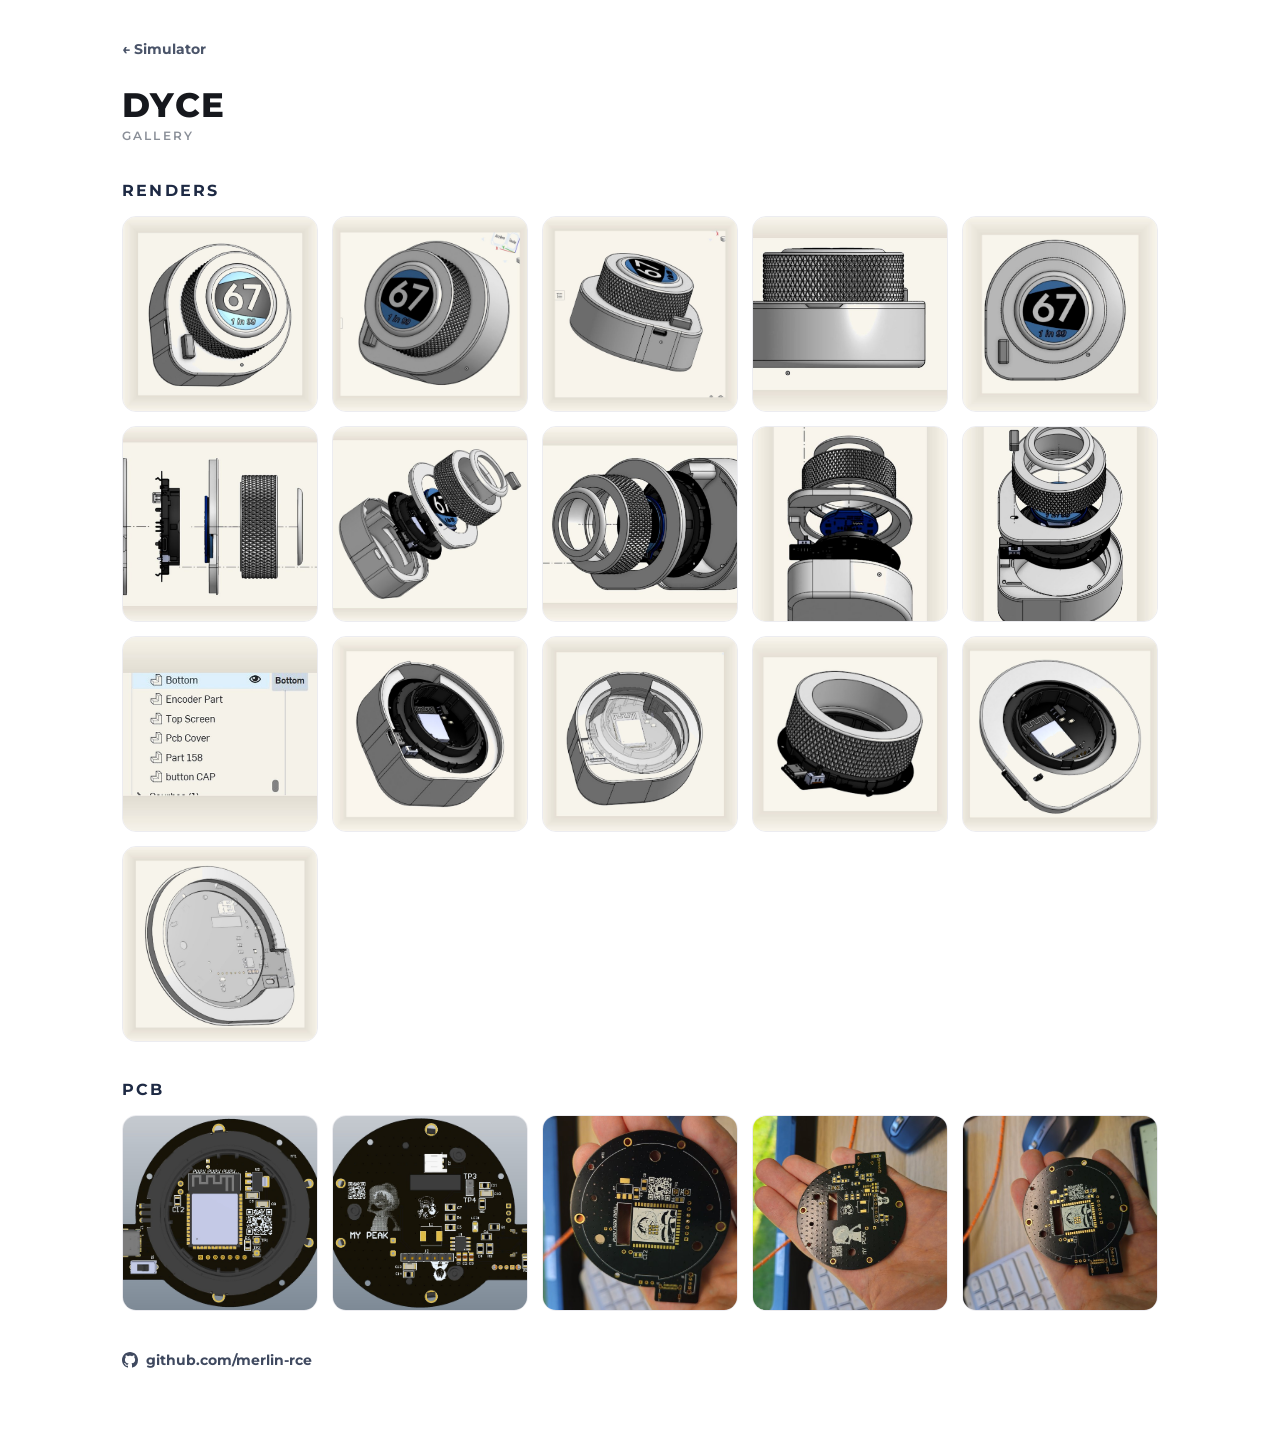
<file: Web simulation/gallery.html>
<!doctype html>
<html lang="en">
<head>
<meta charset="utf-8">
<meta name="viewport" content="width=device-width, initial-scale=1">
<title>DYCE — gallery</title>
<link rel="icon" href="assets/icon.png">
<link rel="preconnect" href="https://fonts.googleapis.com">
<link rel="preconnect" href="https://fonts.gstatic.com" crossorigin>
<link href="https://fonts.googleapis.com/css2?family=Montserrat:wght@500;700;800&display=swap" rel="stylesheet">
<style>
  :root{ --bg:#ffffff; --ink:#16181d; --muted:#8a8f98; --navy:#1e2a44; --line:#ececf0; }
  *{ box-sizing:border-box; }
  body{ margin:0; background:var(--bg); color:var(--ink);
        font-family:Montserrat,system-ui,sans-serif; -webkit-font-smoothing:antialiased; }
  main{ max-width:1080px; margin:0 auto; padding:40px 22px 80px; }
  .top{ display:flex; align-items:center; justify-content:space-between; gap:16px; }
  .back{ color:var(--navy); text-decoration:none; font-weight:700; font-size:14px; opacity:.8; }
  .back:hover{ opacity:1; }
  h1{ font-weight:800; letter-spacing:.04em; margin:26px 0 2px; font-size:34px; }
  .sub{ color:var(--muted); margin:0 0 30px; font-weight:600; letter-spacing:.18em;
        text-transform:uppercase; font-size:12px; }
  h2{ font-weight:700; font-size:16px; letter-spacing:.14em; text-transform:uppercase;
      color:var(--navy); margin:38px 0 16px; }
  .grid{ display:grid; grid-template-columns:repeat(auto-fill,minmax(190px,1fr)); gap:14px; }
  .grid img{ width:100%; aspect-ratio:1/1; object-fit:cover; border-radius:14px;
             background:#f4f4f6; border:1px solid var(--line); cursor:zoom-in;
             transition:transform .18s ease, box-shadow .18s ease; }
  .grid img:hover{ transform:translateY(-3px); box-shadow:0 10px 26px rgba(20,30,60,.14); }
  .gh{ display:inline-flex; align-items:center; gap:8px; margin-top:40px; color:var(--navy);
       text-decoration:none; font-weight:700; font-size:14px; opacity:.85; }
  .gh:hover{ opacity:1; }
  /* lightbox */
  .lb{ position:fixed; inset:0; background:rgba(16,18,24,.92); display:none;
       align-items:center; justify-content:center; padding:28px; cursor:zoom-out; z-index:20; }
  .lb.open{ display:flex; }
  .lb img{ max-width:100%; max-height:100%; border-radius:12px; box-shadow:0 20px 60px rgba(0,0,0,.5); }
</style>
</head>
<body>
  <main>
    <div class="top">
      <a class="back" href="index.html">&#8592; Simulator</a>
    </div>
    <h1>DYCE</h1>
    <p class="sub">gallery</p>

    <h2>Renders</h2>
    <div class="grid" id="renders"></div>

    <h2>PCB</h2>
    <div class="grid" id="pcb"></div>

    <a class="gh" href="https://github.com/merlin-rce" target="_blank" rel="noopener">
      <svg viewBox="0 0 16 16" width="16" height="16" fill="currentColor" aria-hidden="true"><path d="M8 0C3.58 0 0 3.58 0 8c0 3.54 2.29 6.53 5.47 7.59.4.07.55-.17.55-.38 0-.19-.01-.82-.01-1.49-2.01.37-2.53-.49-2.69-.94-.09-.23-.48-.94-.82-1.13-.28-.15-.68-.52-.01-.53.63-.01 1.08.58 1.23.82.72 1.21 1.87.87 2.33.66.07-.52.28-.87.51-1.07-1.78-.2-3.64-.89-3.64-3.95 0-.87.31-1.59.82-2.15-.08-.2-.36-1.02.08-2.12 0 0 .67-.21 2.2.82.64-.18 1.32-.27 2-.27.68 0 1.36.09 2 .27 1.53-1.04 2.2-.82 2.2-.82.44 1.1.16 1.92.08 2.12.51.56.82 1.27.82 2.15 0 3.07-1.87 3.75-3.65 3.95.29.25.54.73.54 1.48 0 1.07-.01 1.93-.01 2.2 0 .21.15.46.55.38A8.01 8.01 0 0 0 16 8c0-4.42-3.58-8-8-8z"/></svg>
      github.com/merlin-rce
    </a>
  </main>

  <div class="lb" id="lb"><img alt=""></div>

  <script>
    const renders = document.getElementById('renders');
    for (let i = 1; i <= 16; i++) {
      const n = String(i).padStart(2, '0');
      renders.insertAdjacentHTML('beforeend',
        `<img loading="lazy" src="assets/gallery/render-${n}.jpg" alt="DYCE render ${n}">`);
    }
    const pcbFiles = ['pcb-render-up','pcb-render-bottom','pcb-irl-top','pcb-irl-bottom','pcb-irl-global'];
    const pcb = document.getElementById('pcb');
    pcbFiles.forEach(f => pcb.insertAdjacentHTML('beforeend',
      `<img loading="lazy" src="assets/gallery/${f}.jpg" alt="DYCE ${f}">`));

    // lightbox
    const lb = document.getElementById('lb'), lbImg = lb.querySelector('img');
    document.querySelectorAll('.grid img').forEach(img => {
      img.addEventListener('click', () => { lbImg.src = img.src; lb.classList.add('open'); });
    });
    lb.addEventListener('click', () => lb.classList.remove('open'));
  </script>
</body>
</html>
</file>
